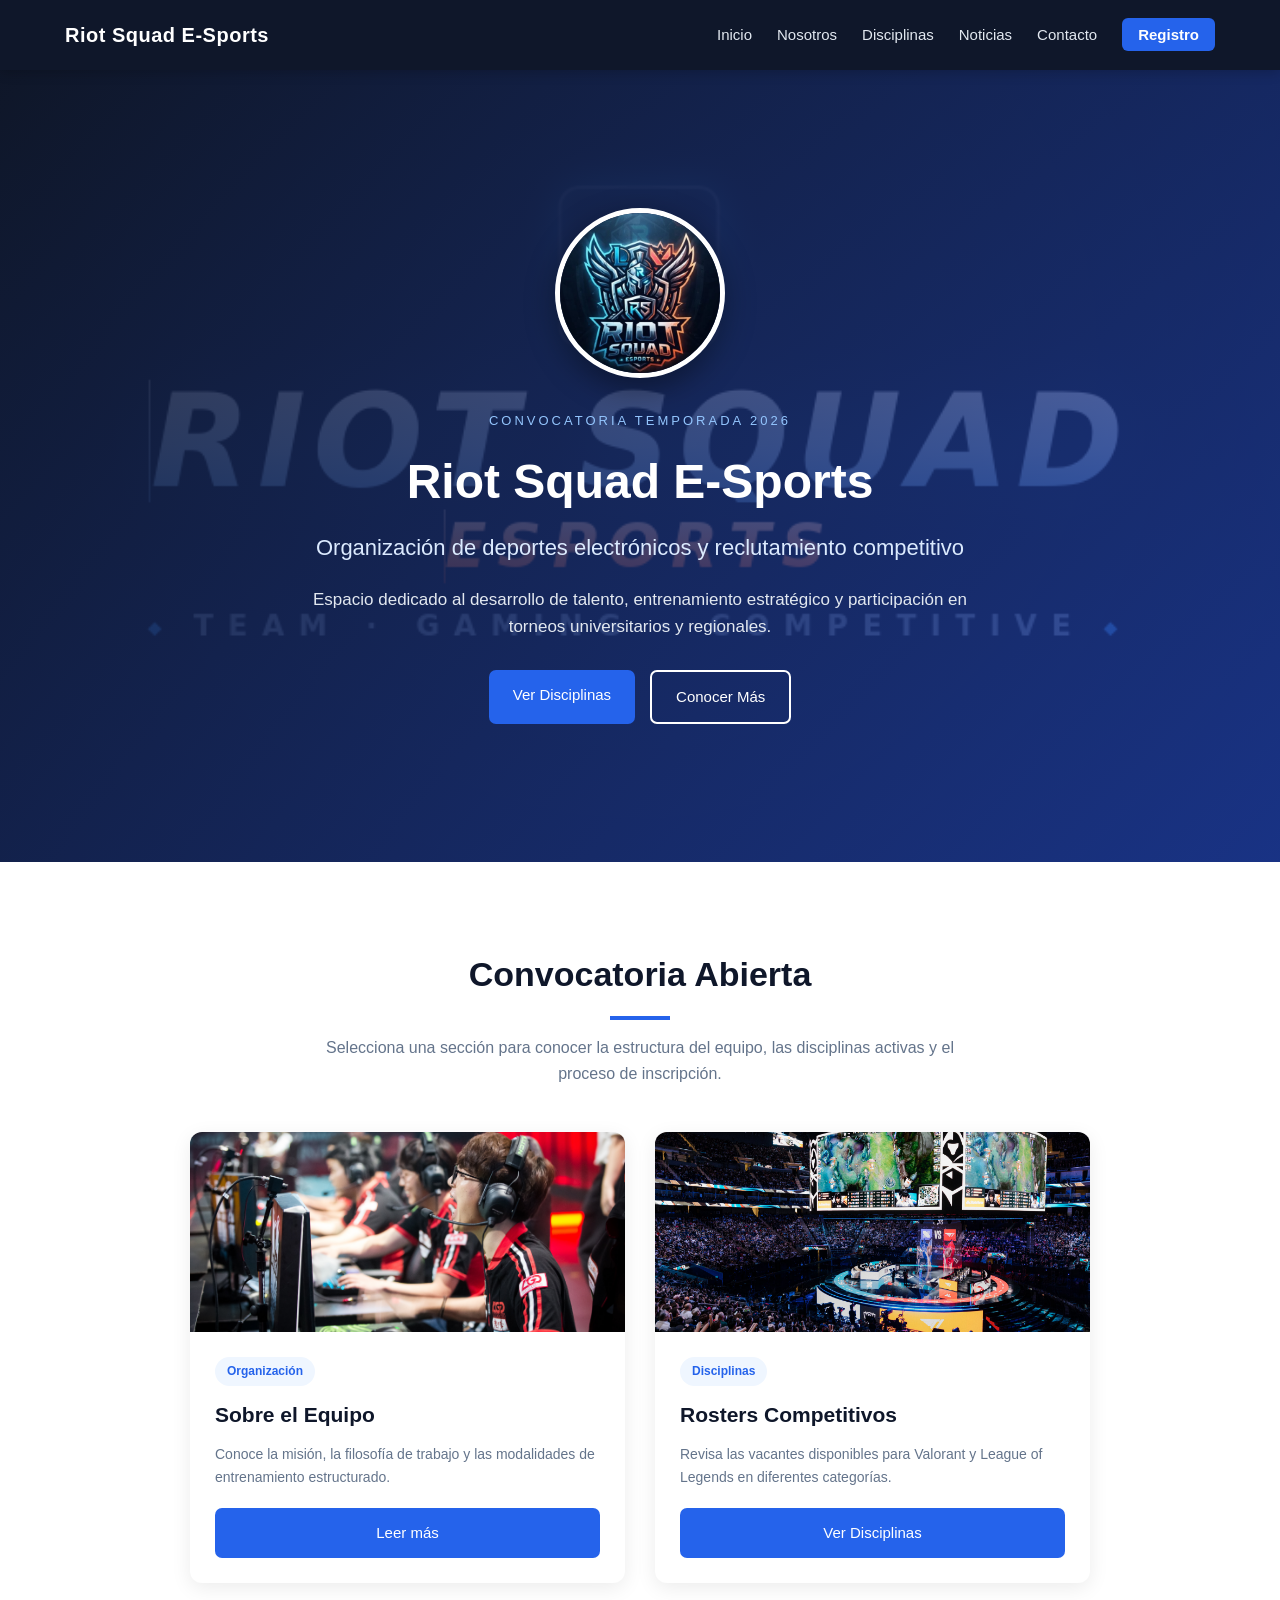
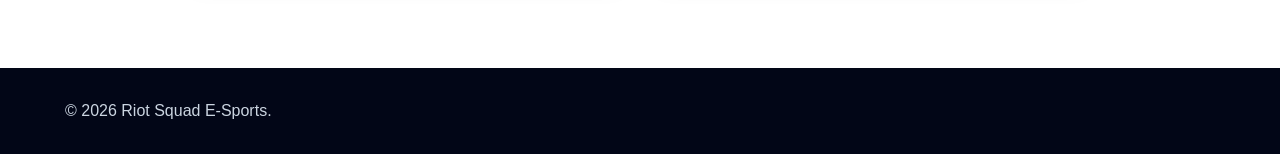
<file: index.html>
﻿<!DOCTYPE html>
<html lang="es">
<head>
    <meta charset="UTF-8">
    <meta name="viewport" content="width=device-width, initial-scale=1.0">
    <title>Riot Squad E-Sports - Inicio</title>
    <link rel="stylesheet" href="css/style.css">
</head>
<body>
    <header>
        <nav class="navbar">
            <div class="logo">Riot Squad E-Sports</div>
            <ul class="menu">
                <li><a href="index.html">Inicio</a></li>
                <li><a href="nosotros.html">Nosotros</a></li>
                <li><a href="servicios.html">Disciplinas</a></li>
                <li><a href="noticias.html">Noticias</a></li>
                <li><a href="contacto.html">Contacto</a></li>
                <li><a href="registro.html" class="btn-nav">Registro</a></li>
            </ul>
        </nav>
    </header>
    <main>
        <section id="inicio" class="hero">
            <div class="hero-overlay">
                <div class="hero-content">
                    <img src="img/logohtml.jpg" alt="Logo de Riot Squad E-Sports" class="foto-perfil">
                    <p class="saludo">Convocatoria Temporada 2026</p>
                    <h1>Riot Squad E-Sports</h1>
                    <h2>Organización de deportes electrónicos y reclutamiento competitivo</h2>
                    <p class="descripcion-hero">
                        Espacio dedicado al desarrollo de talento, entrenamiento estratégico y participación en torneos universitarios y regionales.
                    </p>
                    <div class="hero-botones">
                        <a href="servicios.html" class="btn">Ver Disciplinas</a>
                        <a href="nosotros.html" class="btn btn-secundario">Conocer Más</a>
                    </div>
                </div>
            </div>
        </section>
        <section class="section">
            <div class="contenedor">
                <h2 class="titulo-seccion">Convocatoria Abierta</h2>
                <p class="subtitulo-seccion">
                    Selecciona una sección para conocer la estructura del equipo, las disciplinas activas y el proceso de inscripción.
                </p>
                <div class="proyectos-container">
                    <article class="proyecto">
                        <div class="proyecto-imagen">
                            <img src="img/equipoE-sports.jpg" alt="Organización Riot Squad">
                        </div>
                        <div class="proyecto-contenido">
                            <span class="proyecto-categoria">Organización</span>
                            <h3>Sobre el Equipo</h3>
                            <p>Conoce la misión, la filosofía de trabajo y las modalidades de entrenamiento estructurado.</p>
                            <a href="nosotros.html" class="btn">Leer más</a>
                        </div>
                    </article>
                    <article class="proyecto">
                        <div class="proyecto-imagen">
                            <img src="img/competitivo.jpg" alt="Rosters Competitivos">
                        </div>
                        <div class="proyecto-contenido">
                            <span class="proyecto-categoria">Disciplinas</span>
                            <h3>Rosters Competitivos</h3>
                            <p>Revisa las vacantes disponibles para Valorant y League of Legends en diferentes categorías.</p>
                            <a href="servicios.html" class="btn">Ver Disciplinas</a>
                        </div>
                    </article>
                </div>
            </div>
        </section>
    </main>
    <footer>
        <div class="footer-container">
            <p>&copy; <span id="anio"></span> Riot Squad E-Sports.</p>
        </div>
    </footer>
    <script src="js/script.js"></script>
</body>
</html>
</file>
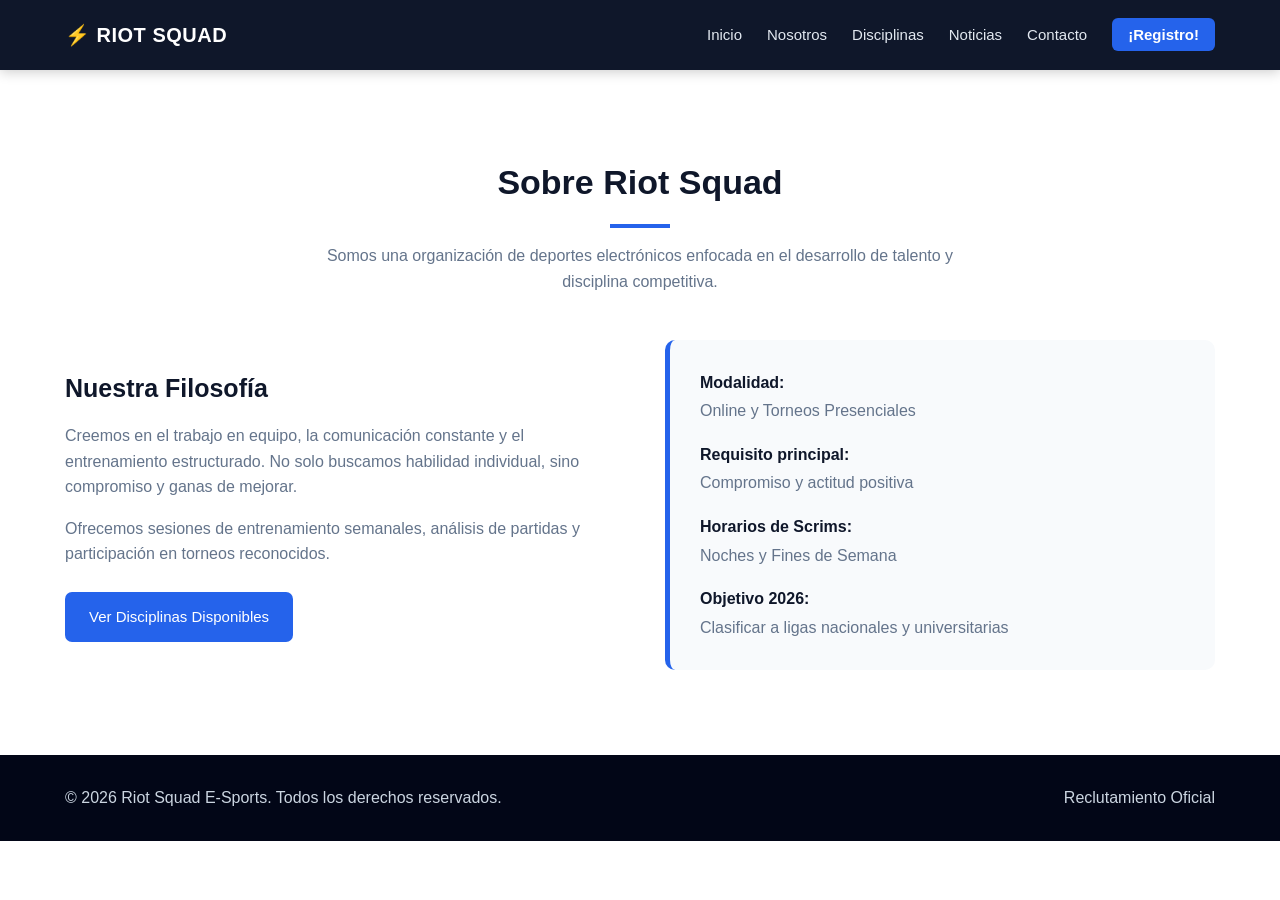
<file: about.html>
﻿<!DOCTYPE html>
<html lang="es">

<head>
    <meta charset="UTF-8">
    <meta name="viewport" content="width=device-width, initial-scale=1.0">
    <title>Nosotros - Riot Squad E-Sports</title>
    <link rel="stylesheet" href="css/style.css">
</head>

<body>
    <!-- NAVEGACIÓN -->
    <header>
        <nav class="navbar">
            <div class="logo">
                ⚡ RIOT SQUAD
            </div>
            <ul class="menu">
                <li><a href="index.html">Inicio</a></li>
                <li><a href="about.html">Nosotros</a></li>
                <li><a href="services.html">Disciplinas</a></li>
                <li><a href="news.html">Noticias</a></li>
                <li><a href="contact.html">Contacto</a></li>
                <li><a href="registro.html" class="btn-nav">¡Registro!</a></li>
            </ul>
        </nav>
    </header>

    <main class="section">
        <div class="contenedor">
            <h2 class="titulo-seccion">Sobre Riot Squad</h2>
            <p class="subtitulo-seccion">
                Somos una organización de deportes electrónicos enfocada en el desarrollo de talento y disciplina competitiva.
            </p>

            <div class="sobre-mi-container">
                <div class="sobre-mi-texto">
                    <h3>Nuestra Filosofía</h3>
                    <p>
                        Creemos en el trabajo en equipo, la comunicación constante y el entrenamiento estructurado. No solo buscamos habilidad individual, sino compromiso y ganas de mejorar.
                    </p>
                    <p>
                        Ofrecemos sesiones de entrenamiento semanales, análisis de partidas y participación en torneos reconocidos.
                    </p>
                    <div style="margin-top: 25px;">
                        <a href="services.html" class="btn">Ver Disciplinas Disponibles</a>
                    </div>
                </div>

                <div class="datos-personales">
                    <div class="dato">
                        <strong>Modalidad:</strong>
                        <span>Online y Torneos Presenciales</span>
                    </div>
                    <div class="dato">
                        <strong>Requisito principal:</strong>
                        <span>Compromiso y actitud positiva</span>
                    </div>
                    <div class="dato">
                        <strong>Horarios de Scrims:</strong>
                        <span>Noches y Fines de Semana</span>
                    </div>
                    <div class="dato">
                        <strong>Objetivo 2026:</strong>
                        <span>Clasificar a ligas nacionales y universitarias</span>
                    </div>
                </div>
            </div>
        </div>
    </main>

    <!-- FOOTER -->
    <footer>
        <div class="footer-container">
            <p>&copy; <span id="anio"></span> Riot Squad E-Sports. Todos los derechos reservados.</p>
            <p>Reclutamiento Oficial</p>
        </div>
    </footer>

    <script src="js/script.js"></script>
</body>

</html>
</file>
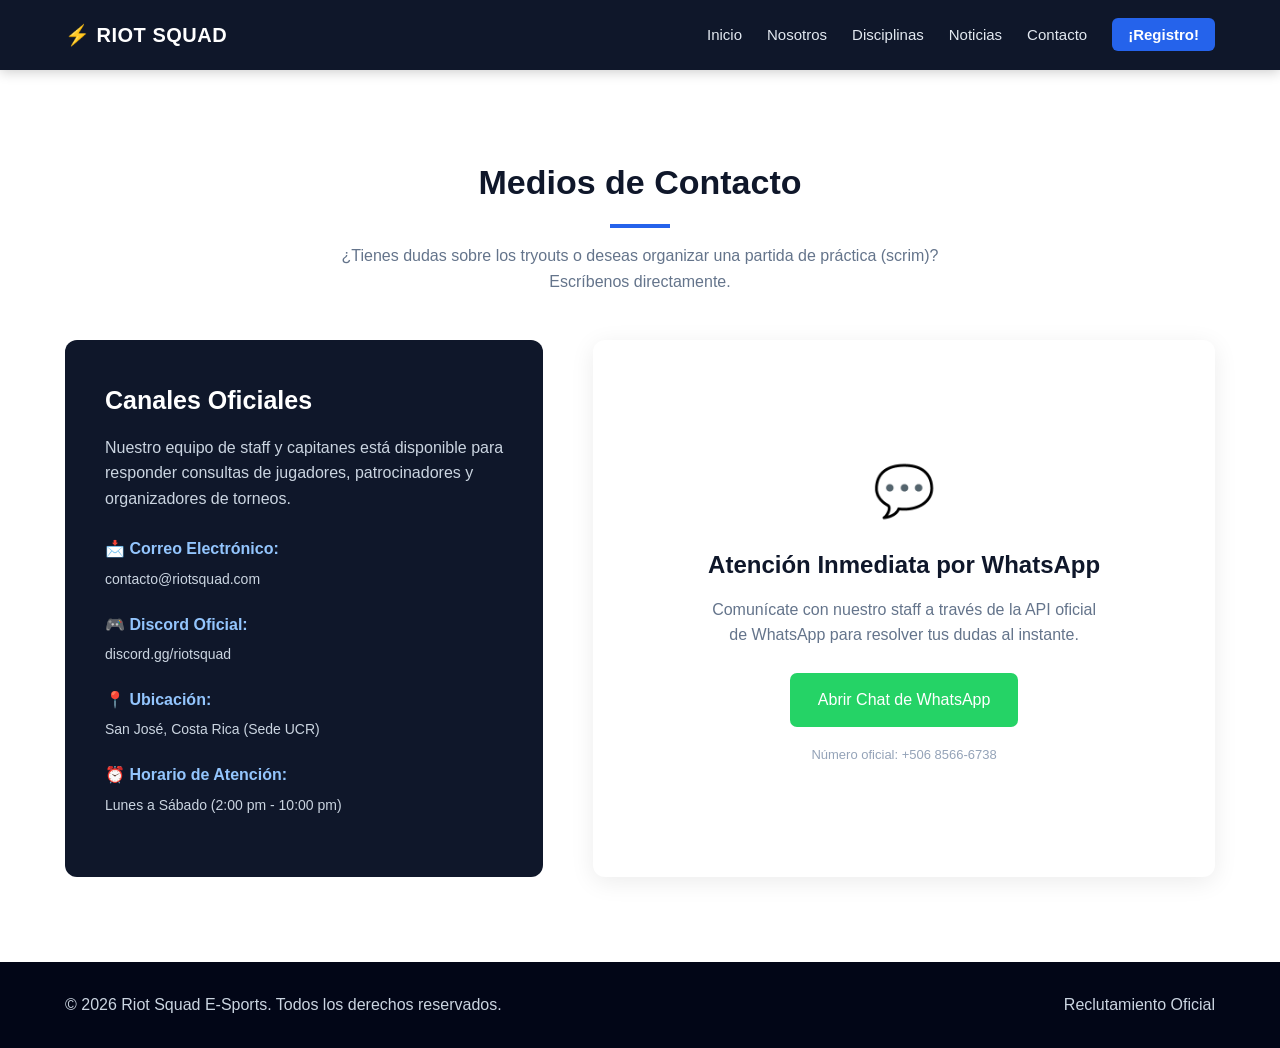
<file: contact.html>
﻿<!DOCTYPE html>
<html lang="es">

<head>
    <meta charset="UTF-8">
    <meta name="viewport" content="width=device-width, initial-scale=1.0">
    <title>Contacto - Riot Squad E-Sports</title>
    <link rel="stylesheet" href="css/style.css">
</head>

<body>
    <!-- NAVEGACIÓN -->
    <header>
        <nav class="navbar">
            <div class="logo">
                ⚡ RIOT SQUAD
            </div>
            <ul class="menu">
                <li><a href="index.html">Inicio</a></li>
                <li><a href="about.html">Nosotros</a></li>
                <li><a href="services.html">Disciplinas</a></li>
                <li><a href="news.html">Noticias</a></li>
                <li><a href="contact.html">Contacto</a></li>
                <li><a href="registro.html" class="btn-nav">¡Registro!</a></li>
            </ul>
        </nav>
    </header>

    <main class="section">
        <div class="contenedor">
            <h2 class="titulo-seccion">Medios de Contacto</h2>
            <p class="subtitulo-seccion">
                ¿Tienes dudas sobre los tryouts o deseas organizar una partida de práctica (scrim)? Escríbenos directamente.
            </p>

            <div class="contacto-container">
                <!-- Columna Izquierda: Información de contacto -->
                <div class="contacto-info">
                    <h3>Canales Oficiales</h3>
                    <p>
                        Nuestro equipo de staff y capitanes está disponible para responder consultas de jugadores, patrocinadores y organizadores de torneos.
                    </p>

                    <div class="contacto-dato">
                        <strong>📩 Correo Electrónico:</strong>
                        <span>contacto@riotsquad.com</span>
                    </div>

                    <div class="contacto-dato">
                        <strong>🎮 Discord Oficial:</strong>
                        <span>discord.gg/riotsquad</span>
                    </div>

                    <div class="contacto-dato">
                        <strong>📍 Ubicación:</strong>
                        <span>San José, Costa Rica (Sede UCR)</span>
                    </div>

                    <div class="contacto-dato">
                        <strong>⏰ Horario de Atención:</strong>
                        <span>Lunes a Sábado (2:00 pm - 10:00 pm)</span>
                    </div>
                </div>

                <!-- Columna Derecha: Tarjeta de WhatsApp API requerida en la rúbrica -->
                <div id="formRegistro" style="text-align: center; display: flex; flex-direction: column; justify-content: center; align-items: center; padding: 40px;">
                    <div style="font-size: 50px; margin-bottom: 15px;">💬</div>
                    <h3 style="color: #0f172a; margin-bottom: 12px; font-size: 24px;">Atención Inmediata por WhatsApp</h3>
                    <p style="color: #64748b; margin-bottom: 25px; max-width: 400px;">
                        Comunícate con nuestro staff a través de la API oficial de WhatsApp para resolver tus dudas al instante.
                    </p>

                    <!-- Enlace oficial de WhatsApp API según la rúbrica -->
                    <a href="https://wa.me/50685666738?text=Bienvenidos%20a%20mi%20sistema%20Riot%20Squad%20E-Sports" 
                       target="_blank" 
                       class="btn" 
                       style="background-color: #25d366; font-size: 16px; padding: 14px 28px; display: inline-flex; align-items: center; gap: 8px;">
                        <span>Abrir Chat de WhatsApp</span>
                    </a>

                    <p style="font-size: 13px; color: #94a3b8; margin-top: 18px;">
                        Número oficial: +506 8566-6738
                    </p>
                </div>
            </div>
        </div>
    </main>

    <!-- FOOTER -->
    <footer>
        <div class="footer-container">
            <p>&copy; <span id="anio"></span> Riot Squad E-Sports. Todos los derechos reservados.</p>
            <p>Reclutamiento Oficial</p>
        </div>
    </footer>

    <script src="js/script.js"></script>
</body>

</html>
</file>
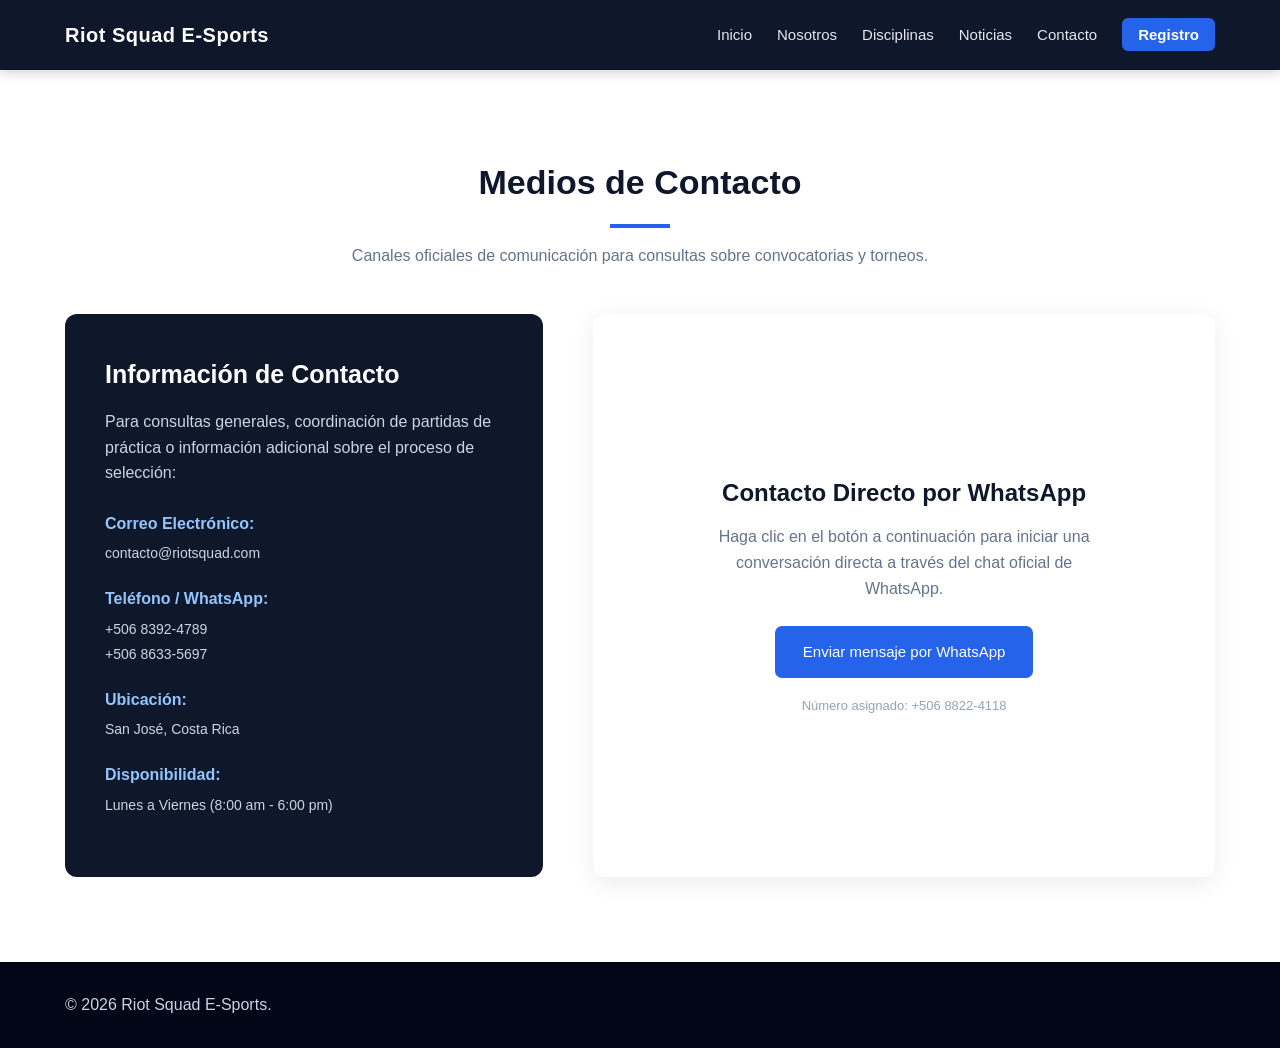
<file: contacto.html>
﻿<!DOCTYPE html>
<html lang="es">
<head>
    <meta charset="UTF-8">
    <meta name="viewport" content="width=device-width, initial-scale=1.0">
    <title>Contacto - Riot Squad E-Sports</title>
    <link rel="stylesheet" href="css/style.css">
</head>
<body>
    <header>
        <nav class="navbar">
            <div class="logo">Riot Squad E-Sports</div>
            <ul class="menu">
                <li><a href="index.html">Inicio</a></li>
                <li><a href="nosotros.html">Nosotros</a></li>
                <li><a href="servicios.html">Disciplinas</a></li>
                <li><a href="noticias.html">Noticias</a></li>
                <li><a href="contacto.html">Contacto</a></li>
                <li><a href="registro.html" class="btn-nav">Registro</a></li>
            </ul>
        </nav>
    </header>
    <main class="section">
        <div class="contenedor">
            <h2 class="titulo-seccion">Medios de Contacto</h2>
            <p class="subtitulo-seccion">
                Canales oficiales de comunicación para consultas sobre convocatorias y torneos.
            </p>
            <div class="contacto-container">
                <div class="contacto-info">
                    <h3>Información de Contacto</h3>
                    <p>
                        Para consultas generales, coordinación de partidas de práctica o información adicional sobre el proceso de selección:
                    </p>
                    <div class="contacto-dato">
                        <strong>Correo Electrónico:</strong>
                        <span>contacto@riotsquad.com</span>
                    </div>
                    <div class="contacto-dato">
                        <strong>Teléfono / WhatsApp:</strong>
                        <span>+506 8392-4789</span>
                        <br>
                        <span>+506 8633-5697</span>
                    </div>
                    <div class="contacto-dato">
                        <strong>Ubicación:</strong>
                        <span>San José, Costa Rica</span>
                    </div>
                    <div class="contacto-dato">
                        <strong>Disponibilidad:</strong>
                        <span>Lunes a Viernes (8:00 am - 6:00 pm)</span>
                    </div>
                </div>
                <div id="formRegistro" style="text-align: center; display: flex; flex-direction: column; justify-content: center; align-items: center; padding: 40px;">
                    <h3 style="color: #0f172a; margin-bottom: 12px; font-size: 24px;">Contacto Directo por WhatsApp</h3>
                    <p style="color: #64748b; margin-bottom: 25px; max-width: 400px;">
                        Haga clic en el botón a continuación para iniciar una conversación directa a través del chat oficial de WhatsApp.
                    </p>
                    <a href="https://wa.me/50688224118?text=Bienvenidos%20a%20mi%20sistema%20Riot%20Squad" 
                       target="_blank" 
                       class="btn" 
                       style="background-color: #2563eb; font-size: 15px; padding: 14px 28px;">
                        Enviar mensaje por WhatsApp
                    </a>
                    <p style="font-size: 13px; color: #94a3b8; margin-top: 18px;">
                        Número asignado: +506 8822-4118
                    </p>
                </div>
            </div>
        </div>
    </main>
    <footer>
        <div class="footer-container">
            <p>&copy; <span id="anio"></span> Riot Squad E-Sports.</p>
        </div>
    </footer>
    <script src="js/script.js"></script>
</file>
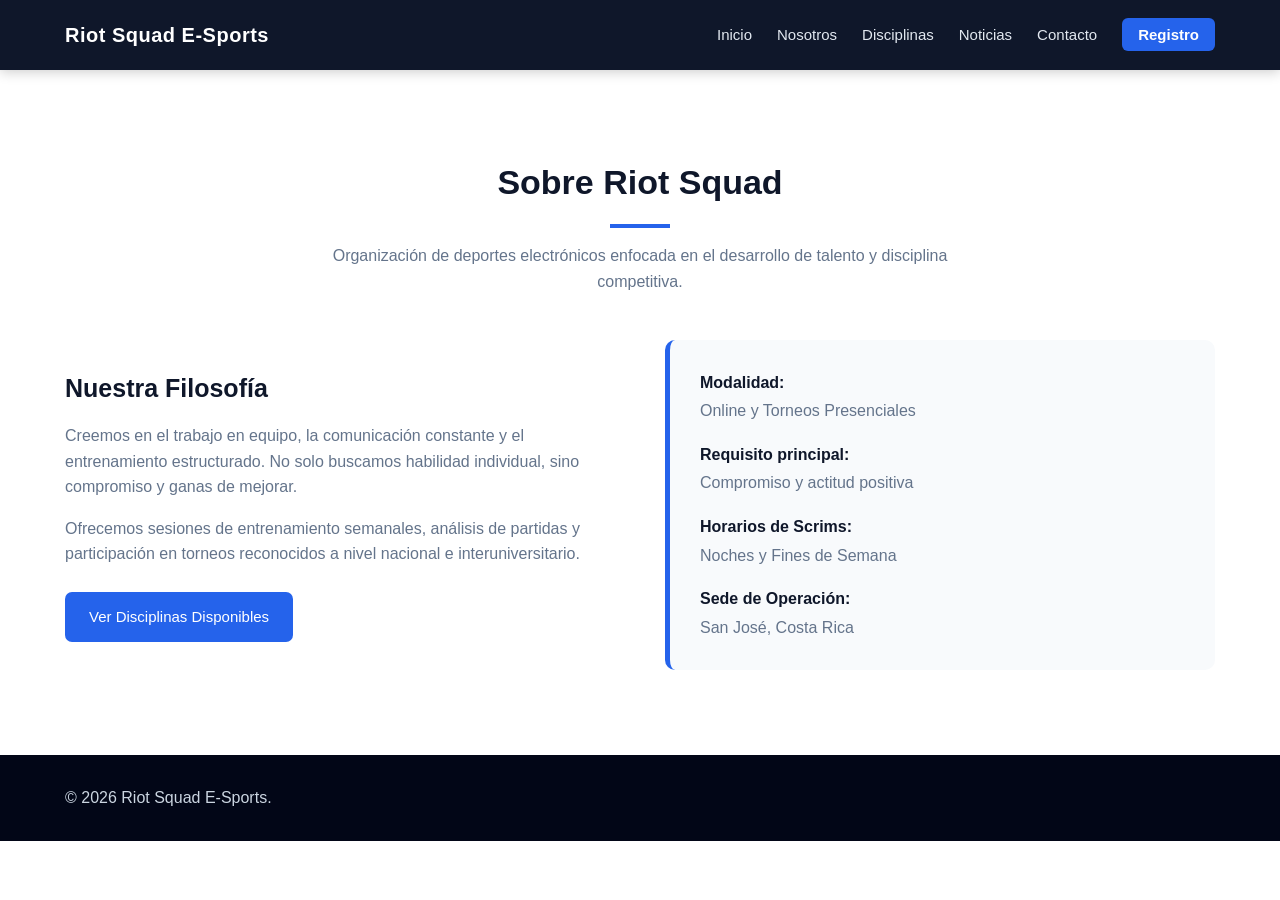
<file: nosotros.html>
﻿<!DOCTYPE html>
<html lang="es">
<head>
    <meta charset="UTF-8">
    <meta name="viewport" content="width=device-width, initial-scale=1.0">
    <title>Nosotros - Riot Squad E-Sports</title>
    <link rel="stylesheet" href="css/style.css">
</head>
<body>
    <header>
        <nav class="navbar">
            <div class="logo">Riot Squad E-Sports</div>
            <ul class="menu">
                <li><a href="index.html">Inicio</a></li>
                <li><a href="nosotros.html">Nosotros</a></li>
                <li><a href="servicios.html">Disciplinas</a></li>
                <li><a href="noticias.html">Noticias</a></li>
                <li><a href="contacto.html">Contacto</a></li>
                <li><a href="registro.html" class="btn-nav">Registro</a></li>
            </ul>
        </nav>
    </header>
    <main class="section">
        <div class="contenedor">
            <h2 class="titulo-seccion">Sobre Riot Squad</h2>
            <p class="subtitulo-seccion">
                Organización de deportes electrónicos enfocada en el desarrollo de talento y disciplina competitiva.
            </p>
            <div class="sobre-mi-container">
                <div class="sobre-mi-texto">
                    <h3>Nuestra Filosofía</h3>
                    <p>
                        Creemos en el trabajo en equipo, la comunicación constante y el entrenamiento estructurado. No solo buscamos habilidad individual, sino compromiso y ganas de mejorar.
                    </p>
                    <p>
                        Ofrecemos sesiones de entrenamiento semanales, análisis de partidas y participación en torneos reconocidos a nivel nacional e interuniversitario.
                    </p>
                    <div style="margin-top: 25px;">
                        <a href="servicios.html" class="btn">Ver Disciplinas Disponibles</a>
                    </div>
                </div>
                <div class="datos-personales">
                    <div class="dato">
                        <strong>Modalidad:</strong>
                        <span>Online y Torneos Presenciales</span>
                    </div>
                    <div class="dato">
                        <strong>Requisito principal:</strong>
                        <span>Compromiso y actitud positiva</span>
                    </div>
                    <div class="dato">
                        <strong>Horarios de Scrims:</strong>
                        <span>Noches y Fines de Semana</span>
                    </div>
                    <div class="dato">
                        <strong>Sede de Operación:</strong>
                        <span>San José, Costa Rica</span>
                    </div>
                </div>
            </div>
        </div>
    </main>
    <footer>
        <div class="footer-container">
            <p>&copy; <span id="anio"></span> Riot Squad E-Sports.</p>
        </div>
    </footer>
    <script src="js/script.js"></script>
</body>
</html>
</file>
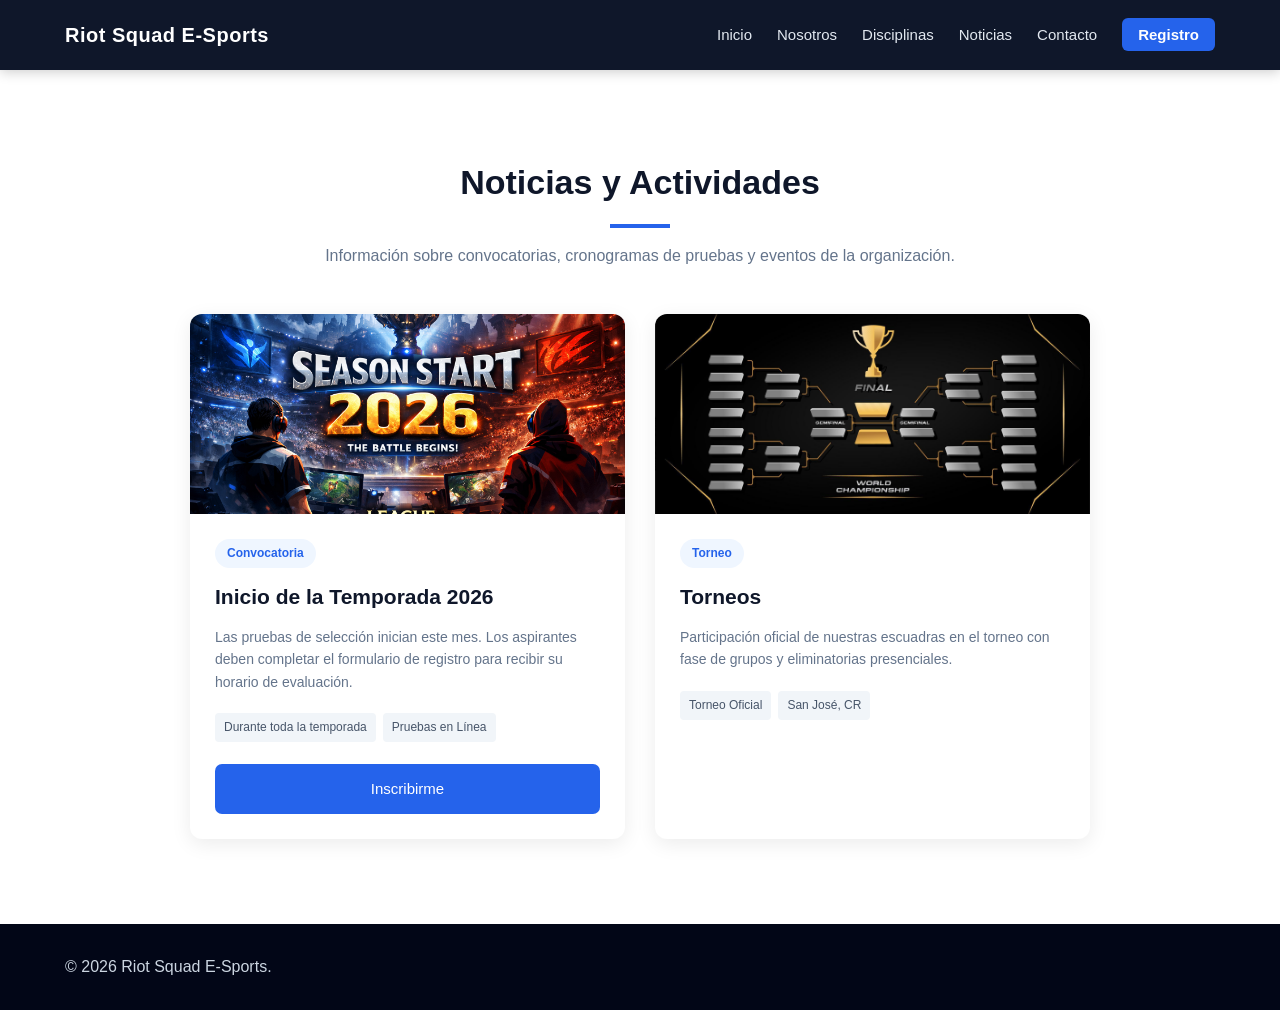
<file: noticias.html>
﻿<!DOCTYPE html>
<html lang="es">
<head>
    <meta charset="UTF-8">
    <meta name="viewport" content="width=device-width, initial-scale=1.0">
    <title>Noticias - Riot Squad E-Sports</title>
    <link rel="stylesheet" href="css/style.css">
</head>
<body>
    <header>
        <nav class="navbar">
            <div class="logo">Riot Squad E-Sports</div>
            <ul class="menu">
                <li><a href="index.html">Inicio</a></li>
                <li><a href="nosotros.html">Nosotros</a></li>
                <li><a href="servicios.html">Disciplinas</a></li>
                <li><a href="noticias.html">Noticias</a></li>
                <li><a href="contacto.html">Contacto</a></li>
                <li><a href="registro.html" class="btn-nav">Registro</a></li>
            </ul>
        </nav>
    </header>
    <main class="section">
        <div class="contenedor">
            <h2 class="titulo-seccion">Noticias y Actividades</h2>
            <p class="subtitulo-seccion">
                Información sobre convocatorias, cronogramas de pruebas y eventos de la organización.
            </p>
            <div class="proyectos-container">
                <article class="proyecto">
                    <div class="proyecto-imagen">
                        <img src="img/inicio.png" alt="Convocatoria de la Temporada 2026">
                    </div>
                    <div class="proyecto-contenido">
                        <span class="proyecto-categoria">Convocatoria</span>
                        <h3>Inicio de la Temporada 2026</h3>
                        <p>
                            Las pruebas de selección inician este mes. Los aspirantes deben completar el formulario de registro para recibir su horario de evaluación.
                        </p>
                        <div class="proyecto-tecnologias">
                            <span>Durante toda la temporada</span>
                            <span>Pruebas en Línea</span>
                        </div>
                        <a href="registro.html" class="btn">Inscribirme</a>
                    </div>
                </article>
                <article class="proyecto">
                    <div class="proyecto-imagen">
                        <img src="img/torneo.png" alt="Torneos">
                    </div>
                    <div class="proyecto-contenido">
                        <span class="proyecto-categoria">Torneo</span>
                        <h3>Torneos</h3>
                        <p>
                            Participación oficial de nuestras escuadras en el torneo con fase de grupos y eliminatorias presenciales.
                        </p>
                        <div class="proyecto-tecnologias">
                            <span>Torneo Oficial</span>
                            <span>San José, CR</span>
                        </div>
                        <a href="contacto.html" class="btn btn-secundario">Más Información</a>
                    </div>
                </article>
            </div>
        </div>
    </main>
    <footer>
        <div class="footer-container">
            <p>&copy; <span id="anio"></span> Riot Squad E-Sports.</p>
        </div>
    </footer>
    <script src="js/script.js"></script>
</body>
</html>
</file>
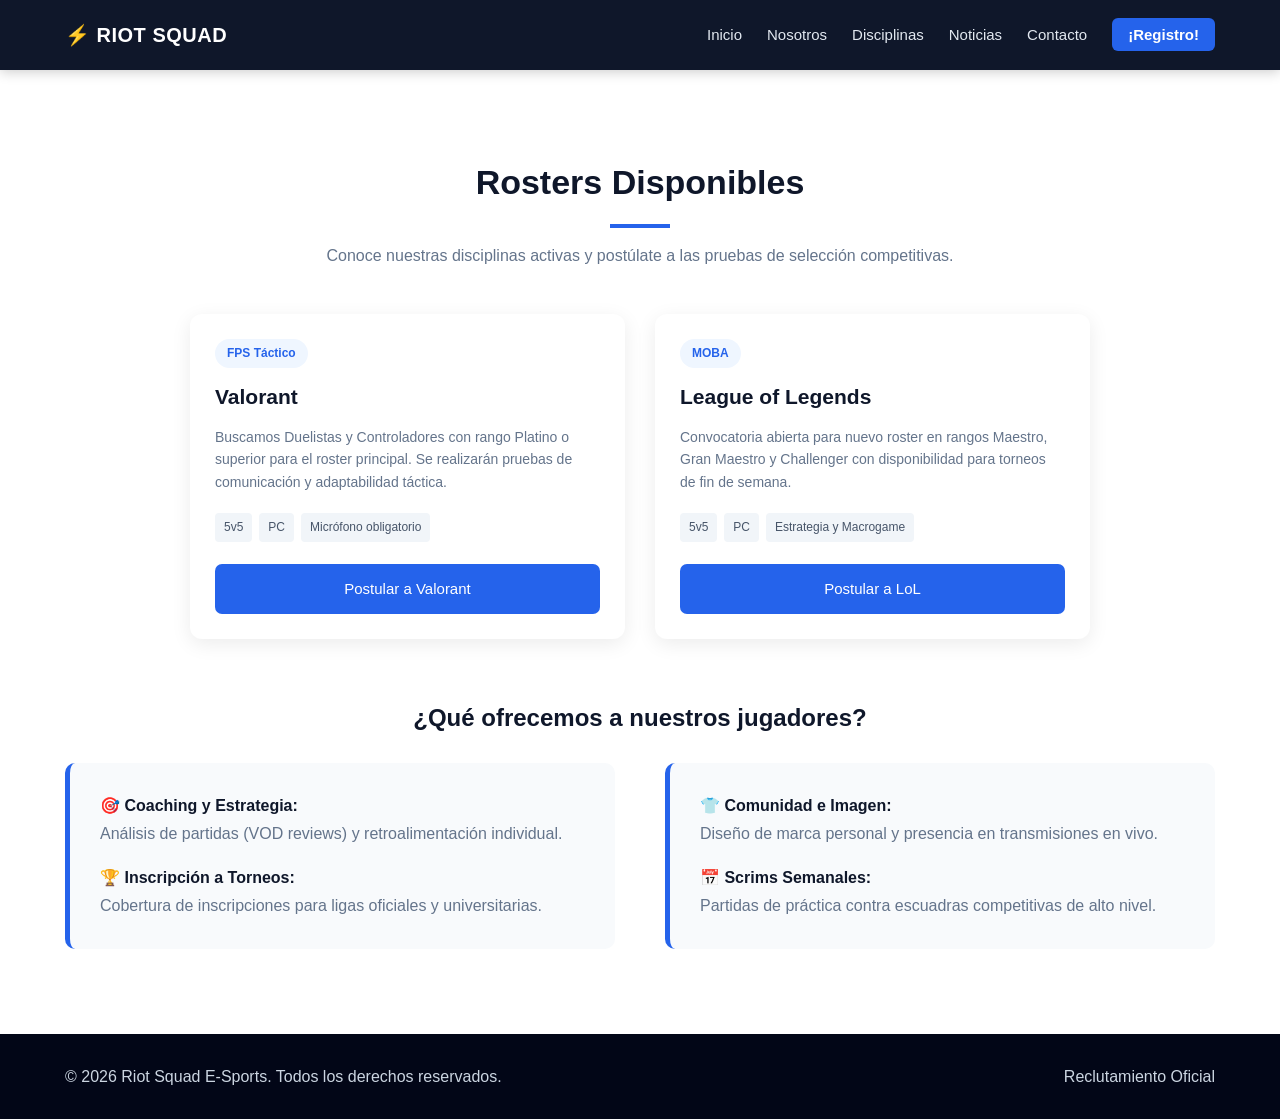
<file: services.html>
﻿<!DOCTYPE html>
<html lang="es">

<head>
    <meta charset="UTF-8">
    <meta name="viewport" content="width=device-width, initial-scale=1.0">
    <title>Disciplinas - Riot Squad E-Sports</title>
    <link rel="stylesheet" href="css/style.css">
</head>

<body>
    <!-- NAVEGACIÓN -->
    <header>
        <nav class="navbar">
            <div class="logo">
                ⚡ RIOT SQUAD
            </div>
            <ul class="menu">
                <li><a href="index.html">Inicio</a></li>
                <li><a href="about.html">Nosotros</a></li>
                <li><a href="services.html">Disciplinas</a></li>
                <li><a href="news.html">Noticias</a></li>
                <li><a href="contact.html">Contacto</a></li>
                <li><a href="registro.html" class="btn-nav">¡Registro!</a></li>
            </ul>
        </nav>
    </header>

    <main class="section">
        <div class="contenedor">
            <h2 class="titulo-seccion">Rosters Disponibles</h2>
            <p class="subtitulo-seccion">
                Conoce nuestras disciplinas activas y postúlate a las pruebas de selección competitivas.
            </p>

            <div class="proyectos-container">
                <!-- Tarjeta Valorant -->
                <article class="proyecto">
                    <div class="proyecto-contenido">
                        <span class="proyecto-categoria">FPS Táctico</span>
                        <h3>Valorant</h3>
                        <p>
                            Buscamos Duelistas y Controladores con rango Platino o superior para el roster principal. Se realizarán pruebas de comunicación y adaptabilidad táctica.
                        </p>
                        <div class="proyecto-tecnologias">
                            <span>5v5</span>
                            <span>PC</span>
                            <span>Micrófono obligatorio</span>
                        </div>
                        <a href="registro.html" class="btn">Postular a Valorant</a>
                    </div>
                </article>

                <!-- Tarjeta League of Legends -->
                <article class="proyecto">
                    <div class="proyecto-contenido">
                        <span class="proyecto-categoria">MOBA</span>
                        <h3>League of Legends</h3>
                        <p>
                            Convocatoria abierta para nuevo roster en rangos Maestro, Gran Maestro y Challenger con disponibilidad para torneos de fin de semana.
                        </p>
                        <div class="proyecto-tecnologias">
                            <span>5v5</span>
                            <span>PC</span>
                            <span>Estrategia y Macrogame</span>
                        </div>
                        <a href="registro.html" class="btn">Postular a LoL</a>
                    </div>
                </article>
            </div>

            <!-- Información adicional de servicios/beneficios -->
            <div style="margin-top: 60px;">
                <h3 style="text-align: center; color: #0f172a; margin-bottom: 25px; font-size: 24px;">¿Qué ofrecemos a nuestros jugadores?</h3>
                <div class="sobre-mi-container">
                    <div class="datos-personales">
                        <div class="dato">
                            <strong>🎯 Coaching y Estrategia:</strong>
                            <span>Análisis de partidas (VOD reviews) y retroalimentación individual.</span>
                        </div>
                        <div class="dato">
                            <strong>🏆 Inscripción a Torneos:</strong>
                            <span>Cobertura de inscripciones para ligas oficiales y universitarias.</span>
                        </div>
                    </div>
                    <div class="datos-personales">
                        <div class="dato">
                            <strong>👕 Comunidad e Imagen:</strong>
                            <span>Diseño de marca personal y presencia en transmisiones en vivo.</span>
                        </div>
                        <div class="dato">
                            <strong>📅 Scrims Semanales:</strong>
                            <span>Partidas de práctica contra escuadras competitivas de alto nivel.</span>
                        </div>
                    </div>
                </div>
            </div>
        </div>
    </main>

    <!-- FOOTER -->
    <footer>
        <div class="footer-container">
            <p>&copy; <span id="anio"></span> Riot Squad E-Sports. Todos los derechos reservados.</p>
            <p>Reclutamiento Oficial</p>
        </div>
    </footer>

    <script src="js/script.js"></script>
</body>

</html>
</file>
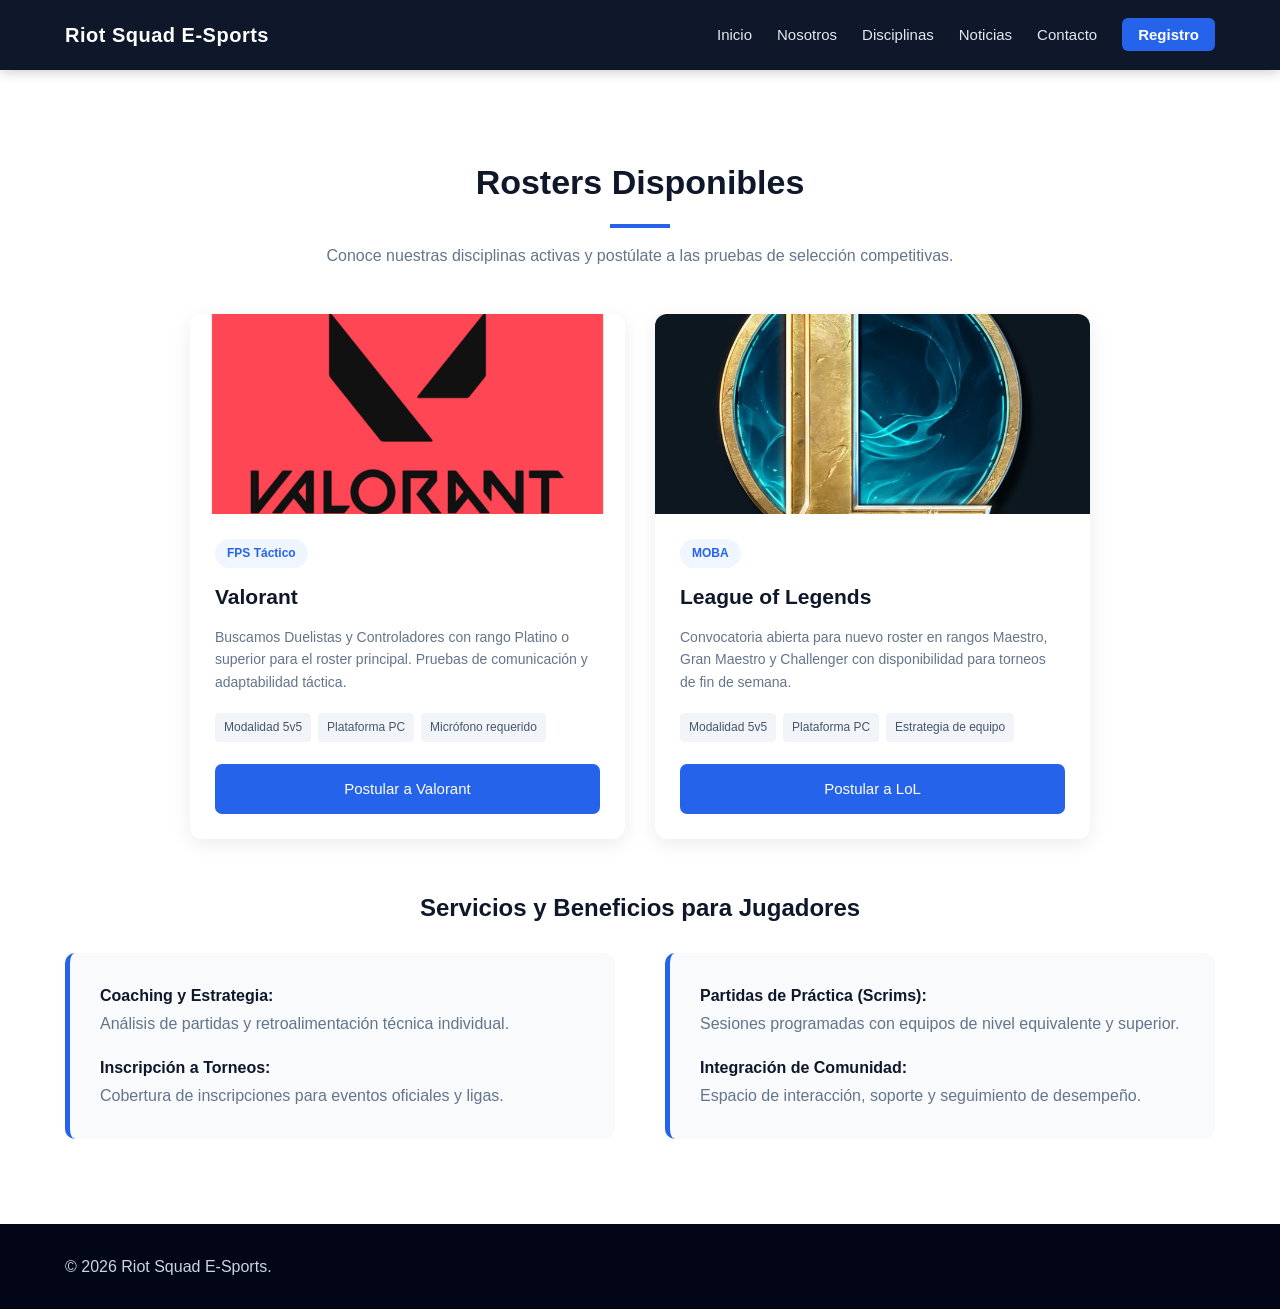
<file: servicios.html>
﻿<!DOCTYPE html>
<html lang="es">
<head>
    <meta charset="UTF-8">
    <meta name="viewport" content="width=device-width, initial-scale=1.0">
    <title>Disciplinas - Riot Squad E-Sports</title>
    <link rel="stylesheet" href="css/style.css">
</head>
<body>
    <header>
        <nav class="navbar">
            <div class="logo">Riot Squad E-Sports</div>
            <ul class="menu">
                <li><a href="index.html">Inicio</a></li>
                <li><a href="nosotros.html">Nosotros</a></li>
                <li><a href="servicios.html">Disciplinas</a></li>
                <li><a href="noticias.html">Noticias</a></li>
                <li><a href="contacto.html">Contacto</a></li>
                <li><a href="registro.html" class="btn-nav">Registro</a></li>
            </ul>
        </nav>
    </header>
    <main class="section">
        <div class="contenedor">
            <h2 class="titulo-seccion">Rosters Disponibles</h2>
            <p class="subtitulo-seccion">
                Conoce nuestras disciplinas activas y postúlate a las pruebas de selección competitivas.
            </p>
            <div class="proyectos-container">
                <article class="proyecto">
                    <div class="proyecto-imagen">
                        <img src="img/logoValorant.png" alt="Roster de Valorant">
                    </div>
                    <div class="proyecto-contenido">
                        <span class="proyecto-categoria">FPS Táctico</span>
                        <h3>Valorant</h3>
                        <p>
                            Buscamos Duelistas y Controladores con rango Platino o superior para el roster principal. Pruebas de comunicación y adaptabilidad táctica.
                        </p>
                        <div class="proyecto-tecnologias">
                            <span>Modalidad 5v5</span>
                            <span>Plataforma PC</span>
                            <span>Micrófono requerido</span>
                        </div>
                        <a href="registro.html" class="btn">Postular a Valorant</a>
                    </div>
                </article>
                <article class="proyecto">
                    <div class="proyecto-imagen">
                        <img src="img/logo lol.jpg" alt="Roster de League of Legends">
                    </div>
                    <div class="proyecto-contenido">
                        <span class="proyecto-categoria">MOBA</span>
                        <h3>League of Legends</h3>
                        <p>
                            Convocatoria abierta para nuevo roster en rangos Maestro, Gran Maestro y Challenger con disponibilidad para torneos de fin de semana.
                        </p>
                        <div class="proyecto-tecnologias">
                            <span>Modalidad 5v5</span>
                            <span>Plataforma PC</span>
                            <span>Estrategia de equipo</span>
                        </div>
                        <a href="registro.html" class="btn">Postular a LoL</a>
                    </div>
                </article>
            </div>
            <div style="margin-top: 50px;">
                <h3 style="text-align: center; color: #0f172a; margin-bottom: 25px; font-size: 24px;">Servicios y Beneficios para Jugadores</h3>
                <div class="sobre-mi-container">
                    <div class="datos-personales">
                        <div class="dato">
                            <strong>Coaching y Estrategia:</strong>
                            <span>Análisis de partidas y retroalimentación técnica individual.</span>
                        </div>
                        <div class="dato">
                            <strong>Inscripción a Torneos:</strong>
                            <span>Cobertura de inscripciones para eventos oficiales y ligas.</span>
                        </div>
                    </div>
                    <div class="datos-personales">
                        <div class="dato">
                            <strong>Partidas de Práctica (Scrims):</strong>
                            <span>Sesiones programadas con equipos de nivel equivalente y superior.</span>
                        </div>
                        <div class="dato">
                            <strong>Integración de Comunidad:</strong>
                            <span>Espacio de interacción, soporte y seguimiento de desempeño.</span>
                        </div>
                    </div>
                </div>
            </div>
        </div>
    </main>
    <footer>
        <div class="footer-container">
            <p>&copy; <span id="anio"></span> Riot Squad E-Sports.</p>
        </div>
    </footer>
    <script src="js/script.js"></script>
</body>
</html>
</file>
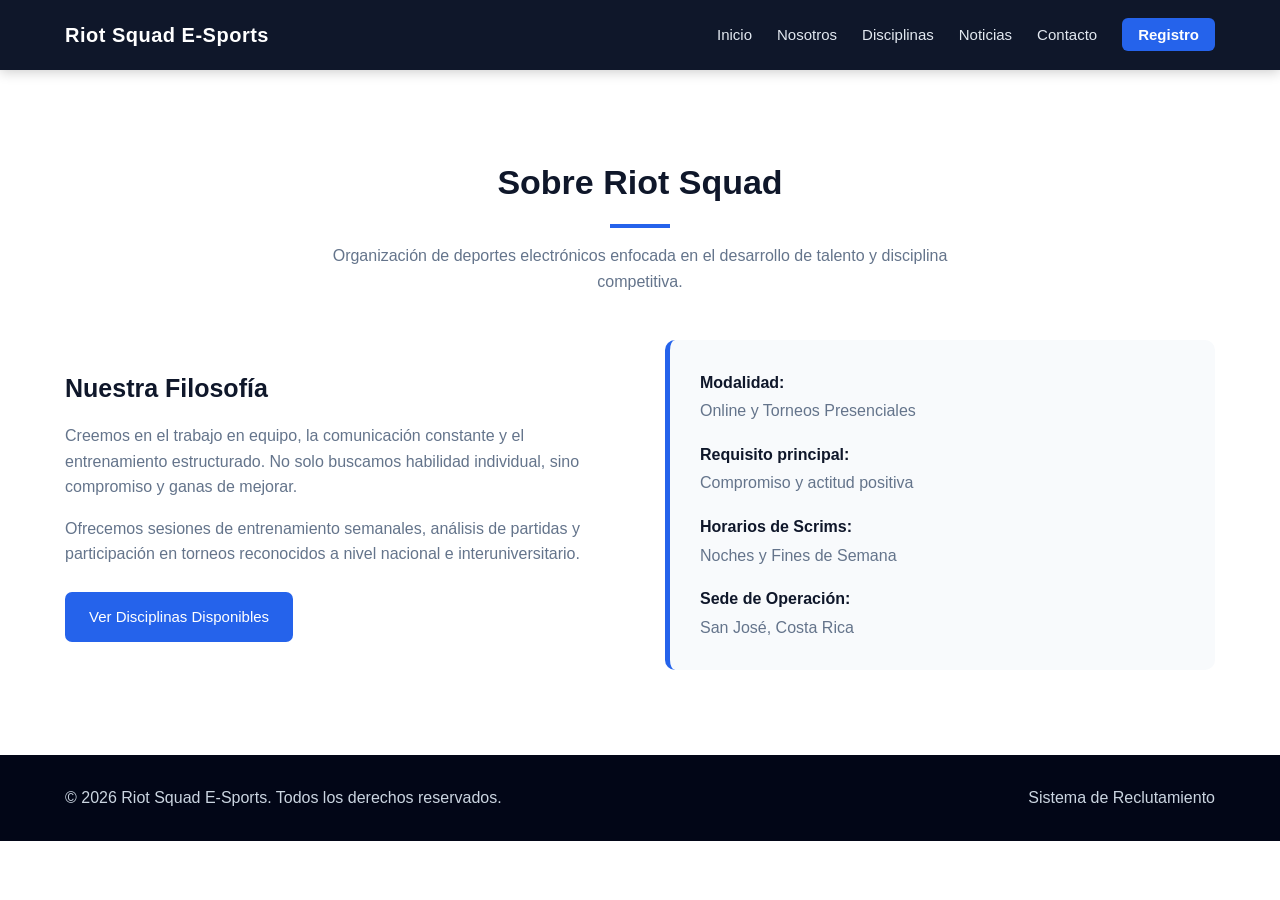
<file: sobre.html>
﻿<!DOCTYPE html>
<html lang="es">

<head>
    <meta charset="UTF-8">
    <meta name="viewport" content="width=device-width, initial-scale=1.0">
    <title>Nosotros - Riot Squad E-Sports</title>
    <link rel="stylesheet" href="css/style.css">
</head>

<body>
    <!-- NAVEGACIÓN -->
    <header>
        <nav class="navbar">
            <div class="logo">
                Riot Squad E-Sports
            </div>
            <ul class="menu">
                <li><a href="index.html">Inicio</a></li>
                <li><a href="about.html">Nosotros</a></li>
                <li><a href="services.html">Disciplinas</a></li>
                <li><a href="news.html">Noticias</a></li>
                <li><a href="contact.html">Contacto</a></li>
                <li><a href="registro.html" class="btn-nav">Registro</a></li>
            </ul>
        </nav>
    </header>

    <main class="section">
        <div class="contenedor">
            <h2 class="titulo-seccion">Sobre Riot Squad</h2>
            <p class="subtitulo-seccion">
                Organización de deportes electrónicos enfocada en el desarrollo de talento y disciplina competitiva.
            </p>

            <div class="sobre-mi-container">
                <div class="sobre-mi-texto">
                    <h3>Nuestra Filosofía</h3>
                    <p>
                        Creemos en el trabajo en equipo, la comunicación constante y el entrenamiento estructurado. No solo buscamos habilidad individual, sino compromiso y ganas de mejorar.
                    </p>
                    <p>
                        Ofrecemos sesiones de entrenamiento semanales, análisis de partidas y participación en torneos reconocidos a nivel nacional e interuniversitario.
                    </p>
                    <div style="margin-top: 25px;">
                        <a href="services.html" class="btn">Ver Disciplinas Disponibles</a>
                    </div>
                </div>

                <div class="datos-personales">
                    <div class="dato">
                        <strong>Modalidad:</strong>
                        <span>Online y Torneos Presenciales</span>
                    </div>
                    <div class="dato">
                        <strong>Requisito principal:</strong>
                        <span>Compromiso y actitud positiva</span>
                    </div>
                    <div class="dato">
                        <strong>Horarios de Scrims:</strong>
                        <span>Noches y Fines de Semana</span>
                    </div>
                    <div class="dato">
                        <strong>Sede de Operación:</strong>
                        <span>San José, Costa Rica</span>
                    </div>
                </div>
            </div>
        </div>
    </main>

    <!-- FOOTER -->
    <footer>
        <div class="footer-container">
            <p>&copy; <span id="anio"></span> Riot Squad E-Sports. Todos los derechos reservados.</p>
            <p>Sistema de Reclutamiento</p>
        </div>
    </footer>

    <script src="js/script.js"></script>
</body>

</html>
</file>
<file: css/style.css>
﻿* {
    margin: 0;
    padding: 0;
    box-sizing: border-box;
}

html {
    scroll-behavior: smooth;
}

body {
    font-family: Arial, Helvetica, sans-serif;
    background-color: #ffffff;
    color: #334155;
    line-height: 1.6;
}

img {
    max-width: 100%;
}

.contenedor {
    width: 90%;
    max-width: 1150px;
    margin: auto;
}

/* ==============================
   NAVEGACIÓN
================================ */
header {
    background-color: #0f172a;
    position: sticky;
    top: 0;
    z-index: 1000;
    box-shadow: 0 2px 12px rgba(0, 0, 0, 0.2);
}

.navbar {
    width: 90%;
    max-width: 1150px;
    margin: auto;
    min-height: 70px;
    display: flex;
    align-items: center;
    justify-content: space-between;
}

.logo {
    color: white;
    font-size: 20px;
    font-weight: bold;
    letter-spacing: 0.5px;
}

.menu {
    list-style: none;
    display: flex;
    align-items: center;
    gap: 25px;
}

.menu a {
    color: #e2e8f0;
    text-decoration: none;
    font-size: 15px;
    transition: color 0.3s;
}

.menu a:hover {
    color: #60a5fa;
}

.btn-nav {
    background-color: #2563eb;
    padding: 8px 16px;
    border-radius: 6px;
    color: white !important;
    font-weight: bold;
}

.btn-nav:hover {
    background-color: #1d4ed8;
}

/* ==============================
   HERO / BANNER
================================ */
.hero {
    min-height: 88vh;
    background-image: url("../img/banner1.png");
    background-size: cover;
    background-position: center;
    background-repeat: no-repeat;
    background-attachment: fixed;
}

.hero-overlay {
    min-height: 88vh;
    background: linear-gradient(
        135deg,
        rgba(15, 23, 42, 0.91),
        rgba(30, 64, 175, 0.72)
    );
    display: flex;
    justify-content: center;
    align-items: center;
    padding: 60px 20px;
}

.hero-content {
    max-width: 850px;
    text-align: center;
    color: white;
}

.foto-perfil {
    width: 170px;
    height: 170px;
    border-radius: 50%;
    object-fit: cover;
    border: 5px solid white;
    margin-bottom: 25px;
    box-shadow: 0 10px 30px rgba(0, 0, 0, 0.4);
}

.saludo {
    text-transform: uppercase;
    letter-spacing: 3px;
    font-size: 13px;
    color: #93c5fd;
    margin-bottom: 12px;
}

.hero h1 {
    font-size: 48px;
    margin-bottom: 10px;
}

.hero h2 {
    font-size: 22px;
    font-weight: normal;
    color: #dbeafe;
    margin-bottom: 20px;
}

.descripcion-hero {
    max-width: 700px;
    margin: 0 auto 30px;
    font-size: 17px;
    color: #e2e8f0;
}

.hero-botones {
    display: flex;
    justify-content: center;
    gap: 15px;
    flex-wrap: wrap;
}

/* ==============================
   BOTONES
================================ */
.btn {
    display: inline-block;
    background-color: #2563eb;
    color: white;
    border: none;
    border-radius: 7px;
    padding: 13px 24px;
    font-size: 15px;
    text-decoration: none;
    cursor: pointer;
    text-align: center;
    transition: background-color 0.3s, transform 0.3s, box-shadow 0.3s;
}

.btn:hover {
    background-color: #1d4ed8;
    transform: translateY(-3px);
    box-shadow: 0 8px 20px rgba(37, 99, 235, 0.3);
}

.btn-secundario {
    background-color: transparent;
    border: 2px solid white;
    color: white;
}

.btn-secundario:hover {
    background-color: white;
    color: #1e3a8a;
}

/* ==============================
   SECCIONES
================================ */
.section {
    padding: 85px 0;
}

.section-gray {
    background-color: #f1f5f9;
}

.titulo-seccion {
    text-align: center;
    font-size: 34px;
    color: #0f172a;
    margin-bottom: 10px;
}

.titulo-seccion::after {
    content: "";
    display: block;
    width: 60px;
    height: 4px;
    background-color: #2563eb;
    margin: 15px auto;
}

.subtitulo-seccion {
    max-width: 650px;
    margin: 0 auto 45px;
    text-align: center;
    color: #64748b;
}

/* ==============================
   SOBRE MI / EQUIPO
================================ */
.sobre-mi-container {
    display: grid;
    grid-template-columns: 1fr 1fr;
    gap: 50px;
    align-items: center;
}

.sobre-mi-texto h3 {
    color: #0f172a;
    font-size: 25px;
    margin-bottom: 15px;
}

.sobre-mi-texto p {
    margin-bottom: 16px;
    color: #64748b;
}

.datos-personales {
    background-color: #f8fafc;
    padding: 30px;
    border-radius: 10px;
    border-left: 5px solid #2563eb;
}

.dato {
    display: flex;
    flex-direction: column;
    margin-bottom: 18px;
}

.dato:last-child {
    margin-bottom: 0;
}

.dato strong {
    color: #0f172a;
    margin-bottom: 3px;
}

.dato span {
    color: #64748b;
}

/* ==============================
   PROYECTOS / DISCIPLINAS / NOTICIAS
================================ */
.proyectos-container {
    display: grid;
    grid-template-columns: repeat(2, 1fr);
    gap: 30px;
    max-width: 900px;
    margin: 0 auto;
}

.proyecto {
    background-color: white;
    border-radius: 12px;
    overflow: hidden;
    box-shadow: 0 5px 20px rgba(0, 0, 0, 0.08);
    transition: transform 0.3s, box-shadow 0.3s;
}

.proyecto:hover {
    transform: translateY(-8px);
    box-shadow: 0 15px 35px rgba(0, 0, 0, 0.14);
}

.proyecto-imagen {
    height: 200px;
    overflow: hidden;
}

.proyecto-imagen img {
    width: 100%;
    height: 100%;
    object-fit: cover;
    transition: transform 0.4s;
}

.proyecto:hover .proyecto-imagen img {
    transform: scale(1.06);
}

.proyecto-contenido {
    padding: 25px;
}

.proyecto-categoria {
    display: inline-block;
    color: #2563eb;
    background-color: #eff6ff;
    border-radius: 20px;
    padding: 5px 12px;
    font-size: 12px;
    margin-bottom: 12px;
    font-weight: bold;
}

.proyecto h3 {
    color: #0f172a;
    font-size: 21px;
    margin-bottom: 12px;
}

.proyecto p {
    color: #64748b;
    margin-bottom: 20px;
    font-size: 14px;
}

.proyecto-tecnologias {
    display: flex;
    flex-wrap: wrap;
    gap: 7px;
    margin-bottom: 22px;
}

.proyecto-tecnologias span {
    padding: 5px 9px;
    background-color: #f1f5f9;
    border-radius: 4px;
    font-size: 12px;
    color: #475569;
}

.proyecto .btn {
    width: 100%;
}

/* ==============================
   CONTACTO Y FORMULARIO
================================ */
.contacto-container {
    display: grid;
    grid-template-columns: 1fr 1.3fr;
    gap: 50px;
}

.contacto-info {
    background-color: #0f172a;
    color: white;
    padding: 40px;
    border-radius: 12px;
}

.contacto-info h3 {
    font-size: 25px;
    margin-bottom: 15px;
}

.contacto-info p {
    color: #cbd5e1;
    margin-bottom: 25px;
}

.contacto-dato {
    margin-bottom: 20px;
}

.contacto-dato strong {
    display: block;
    color: #93c5fd;
    margin-bottom: 4px;
}

.contacto-dato span {
    color: #cbd5e1;
    font-size: 14px;
}

#formRegistro {
    background-color: white;
    padding: 35px;
    border-radius: 12px;
    box-shadow: 0 5px 25px rgba(0, 0, 0, 0.08);
}

.form-group {
    margin-bottom: 18px;
}

.form-group label {
    display: block;
    margin-bottom: 7px;
    color: #0f172a;
    font-weight: bold;
    font-size: 14px;
}

.form-group input,
.form-select,
.form-group textarea {
    width: 100%;
    padding: 13px;
    border: 1px solid #cbd5e1;
    border-radius: 6px;
    font-family: inherit;
    font-size: 15px;
    outline: none;
    transition: border-color 0.3s, box-shadow 0.3s;
}

.form-group input:focus,
.form-select:focus,
.form-group textarea:focus {
    border-color: #2563eb;
    box-shadow: 0 0 0 3px rgba(37, 99, 235, 0.1);
}

.form-group textarea {
    resize: vertical;
}

/* ==============================
   FOOTER
================================ */
footer {
    background-color: #020617;
    color: #cbd5e1;
    padding: 30px 20px;
}

.footer-container {
    max-width: 1150px;
    margin: auto;
    display: flex;
    justify-content: space-between;
    align-items: center;
}

/* ==============================
   RESPONSIVO
================================ */
@media (max-width: 900px) {
    .proyectos-container,
    .sobre-mi-container,
    .contacto-container {
        grid-template-columns: 1fr;
    }
}

@media (max-width: 700px) {
    .navbar {
        flex-direction: column;
        padding: 18px 0;
        gap: 15px;
    }
    .menu {
        gap: 15px;
        flex-wrap: wrap;
        justify-content: center;
    }
    .hero {
        background-attachment: scroll;
    }
    .hero h1 {
        font-size: 34px;
    }
    .hero h2 {
        font-size: 18px;
    }
    .foto-perfil {
        width: 140px;
        height: 140px;
    }
    .footer-container {
        flex-direction: column;
        gap: 8px;
        text-align: center;
    }
}
</file>
